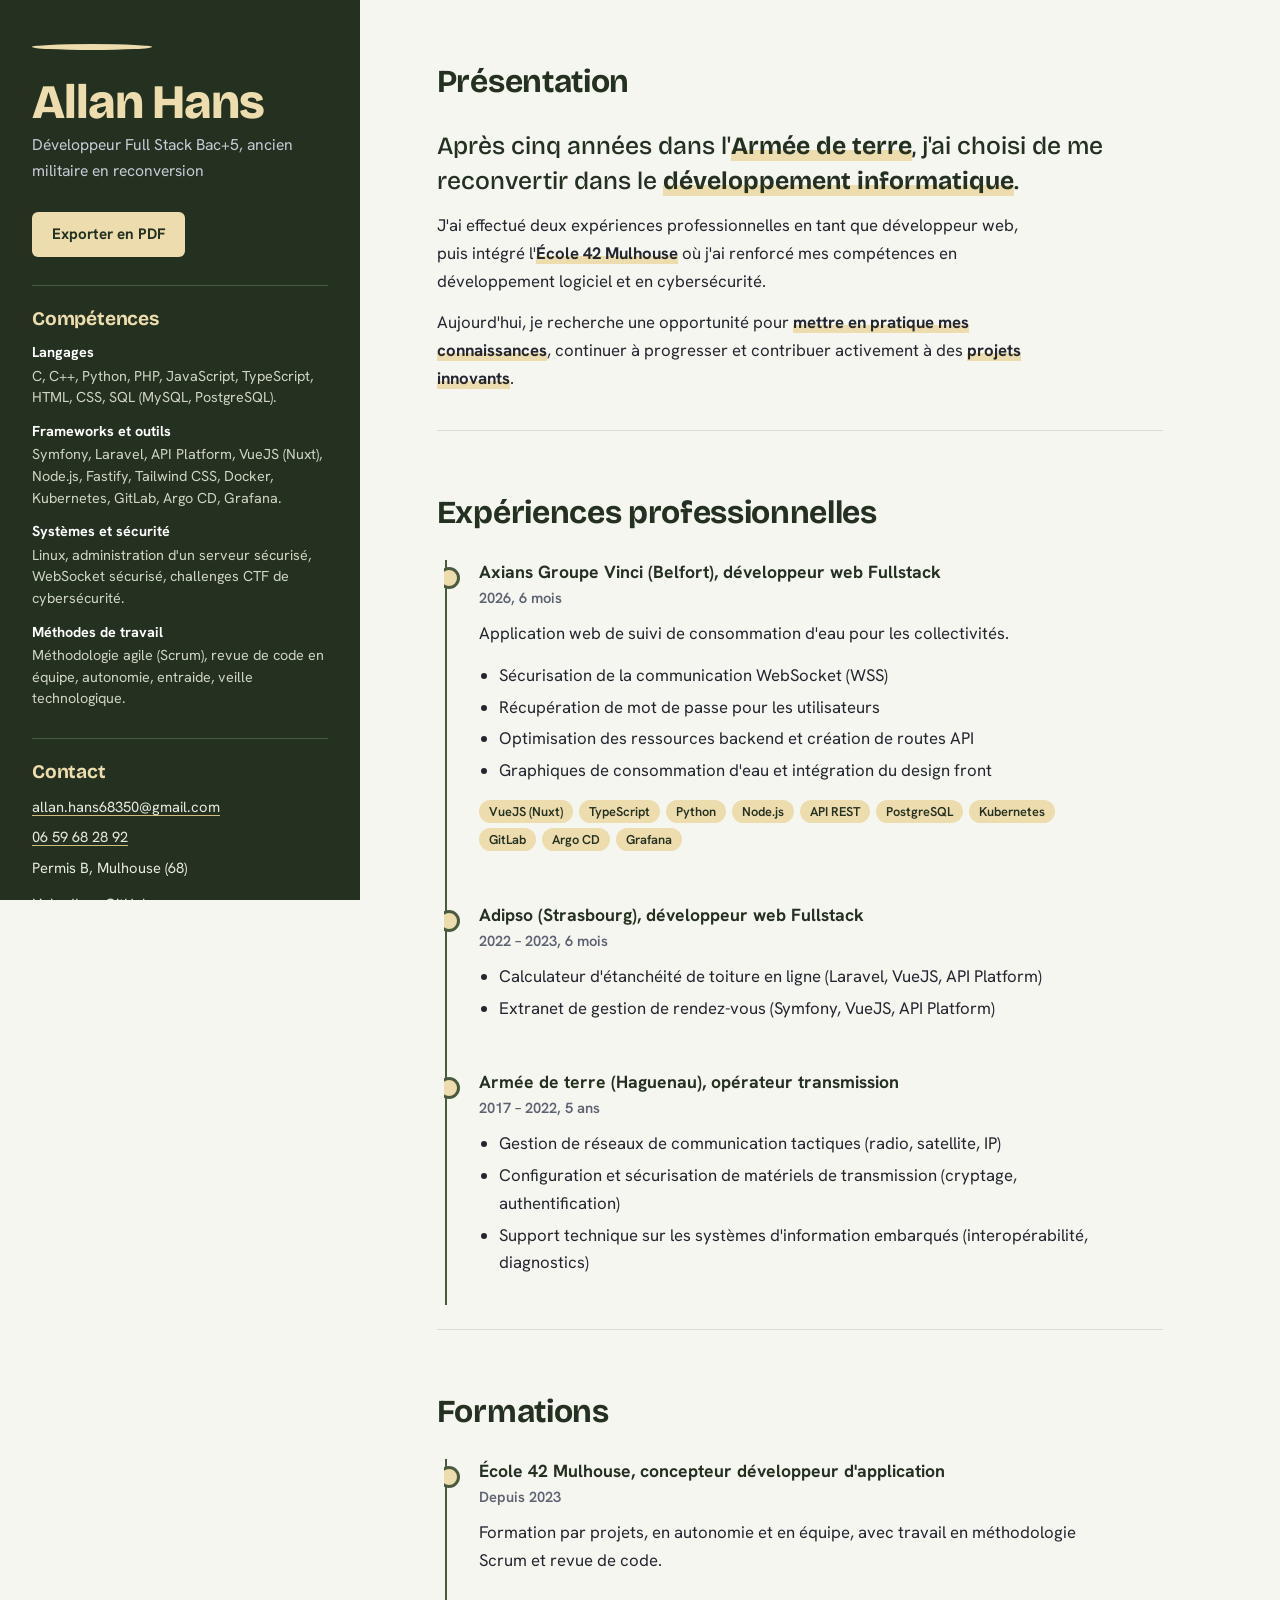
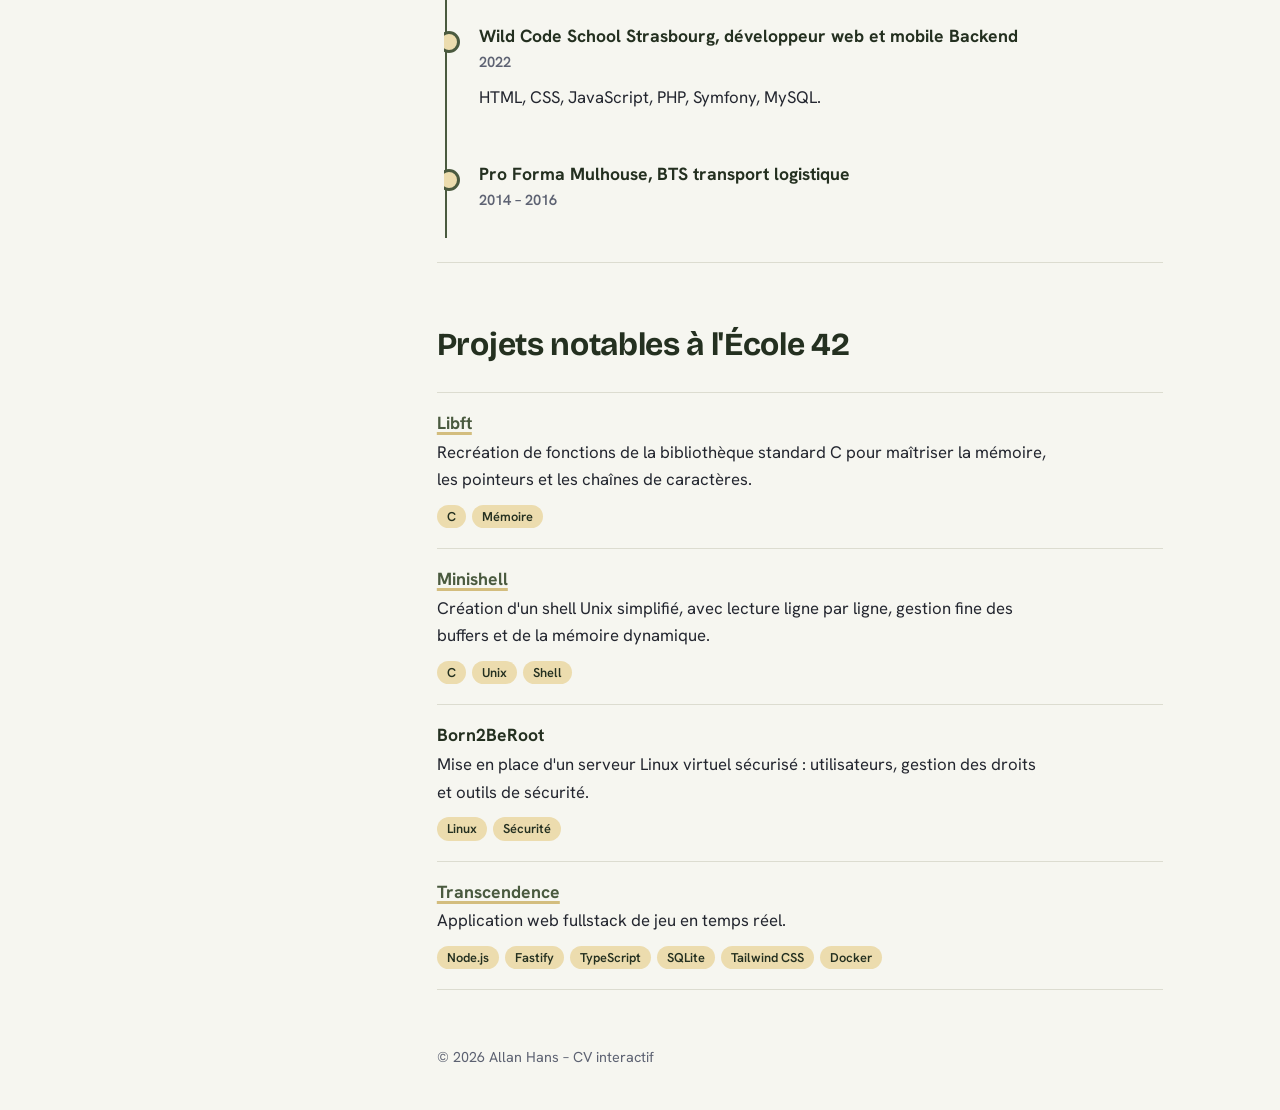
<file: site/index.html>
<!DOCTYPE html>
<html lang="fr">
<head>
  <meta charset="UTF-8">
  <meta name="viewport" content="width=device-width, initial-scale=1.0">
  <title>CV interactif – Allan Hans</title>
  <link rel="preconnect" href="https://fonts.googleapis.com">
  <link rel="preconnect" href="https://fonts.gstatic.com" crossorigin>
  <link href="https://fonts.googleapis.com/css2?family=Bricolage+Grotesque:opsz,wght@12..96,500;12..96,700;12..96,800&family=Hanken+Grotesk:wght@400;500;600;700&display=swap" rel="stylesheet">
  <link rel="stylesheet" href="index.css">
</head>
<body>

<header>
  <div class="profile-pic">
    <img src="images/ahans.jpg" alt="Photo de profil d'Allan Hans">
  </div>
  <div>
    <h1>Allan Hans</h1>
    <p class="role">Développeur Full Stack Bac+5, ancien militaire en reconversion</p>
  </div>

  <button type="button" class="btn" id="pdf-btn">Exporter en PDF</button>
  <div class="side-block">
    <h2>Compétences</h2>
    <dl>
      <dt>Langages</dt>
      <dd>C, C++, Python, PHP, JavaScript, TypeScript, HTML, CSS, SQL (MySQL, PostgreSQL).</dd>
      <dt>Frameworks et outils</dt>
      <dd>Symfony, Laravel, API Platform, VueJS (Nuxt), Node.js, Fastify, Tailwind CSS, Docker, Kubernetes, GitLab, Argo CD, Grafana.</dd>
      <dt>Systèmes et sécurité</dt>
      <dd>Linux, administration d'un serveur sécurisé, WebSocket sécurisé, challenges CTF de cybersécurité.</dd>
      <dt>Méthodes de travail</dt>
      <dd>Méthodologie agile (Scrum), revue de code en équipe, autonomie, entraide, veille technologique.</dd>
    </dl>
  </div>
  <div class="side-block">
    <h2>Contact</h2>
    <p><a href="mailto:allan.hans68350@gmail.com">allan.hans68350@gmail.com</a></p>
    <p><a href="tel:+33659682892">06 59 68 28 92</a></p>
    <p>Permis B, Mulhouse (68)</p>
    <p class="links">
      <a href="https://www.linkedin.com/in/allan-hans-0a88a3214" target="_blank" rel="noopener">LinkedIn</a>
      <a href="https://github.com/allan-boop" target="_blank" rel="noopener">GitHub</a>
    </p>
  </div>
</header>

<main>

<section id="presentation" class="presentation">
  <h2>Présentation</h2>
  <p>
    Après cinq années dans l'<strong>Armée de terre</strong>, j'ai choisi de me reconvertir dans le <strong>développement informatique</strong>.
  </p>
  <p>
    J'ai effectué deux expériences professionnelles en tant que développeur web, puis intégré l'<strong>École 42 Mulhouse</strong> où j'ai renforcé mes compétences en développement logiciel et en cybersécurité.
  </p>
  <p>
    Aujourd'hui, je recherche une opportunité pour <strong>mettre en pratique mes connaissances</strong>, continuer à progresser et contribuer activement à des <strong>projets innovants</strong>.
  </p>
</section>

<section id="experience">
  <h2>Expériences professionnelles</h2>
  <div class="timeline">

    <div class="timeline-item">
      <h3>Axians Groupe Vinci (Belfort), développeur web Fullstack</h3>
      <span class="date">2026, 6 mois</span>
      <p>Application web de suivi de consommation d'eau pour les collectivités.</p>
      <ul>
        <li>Sécurisation de la communication WebSocket (WSS)</li>
        <li>Récupération de mot de passe pour les utilisateurs</li>
        <li>Optimisation des ressources backend et création de routes API</li>
        <li>Graphiques de consommation d'eau et intégration du design front</li>
      </ul>
      <p>
        <span class="badge">VueJS (Nuxt)</span><span class="badge">TypeScript</span><span class="badge">Python</span><span class="badge">Node.js</span><span class="badge">API REST</span><span class="badge">PostgreSQL</span><span class="badge">Kubernetes</span><span class="badge">GitLab</span><span class="badge">Argo CD</span><span class="badge">Grafana</span>
      </p>
    </div>

    <div class="timeline-item">
      <h3>Adipso (Strasbourg), développeur web Fullstack</h3>
      <span class="date">2022 – 2023, 6 mois</span>
      <ul>
        <li>Calculateur d'étanchéité de toiture en ligne (Laravel, VueJS, API Platform)</li>
        <li>Extranet de gestion de rendez-vous (Symfony, VueJS, API Platform)</li>
      </ul>
    </div>

    <div class="timeline-item">
      <h3>Armée de terre (Haguenau), opérateur transmission</h3>
      <span class="date">2017 – 2022, 5 ans</span>
      <ul>
        <li>Gestion de réseaux de communication tactiques (radio, satellite, IP)</li>
        <li>Configuration et sécurisation de matériels de transmission (cryptage, authentification)</li>
        <li>Support technique sur les systèmes d'information embarqués (interopérabilité, diagnostics)</li>
      </ul>
    </div>

  </div>
</section>

<section id="formations">
  <h2>Formations</h2>
  <div class="timeline">
    <div class="timeline-item">
      <h3>École 42 Mulhouse, concepteur développeur d'application</h3>
      <span class="date">Depuis 2023</span>
      <p>Formation par projets, en autonomie et en équipe, avec travail en méthodologie Scrum et revue de code.</p>
    </div>
    <div class="timeline-item">
      <h3>Wild Code School Strasbourg, développeur web et mobile Backend</h3>
      <span class="date">2022</span>
      <p>HTML, CSS, JavaScript, PHP, Symfony, MySQL.</p>
    </div>
    <div class="timeline-item">
      <h3>Pro Forma Mulhouse, BTS transport logistique</h3>
      <span class="date">2014 – 2016</span>
    </div>
  </div>
</section>

<section id="projets" class="projects">
  <h2>Projets notables à l'École 42</h2>
  <div class="projects-cards">

    <div class="project-info">
      <h3><a href="https://github.com/allan-boop/libft" target="_blank" rel="noopener">Libft</a></h3>
      <p>Recréation de fonctions de la bibliothèque standard C pour maîtriser la mémoire, les pointeurs et les chaînes de caractères.</p>
      <span class="badge">C</span><span class="badge">Mémoire</span>
    </div>

    <div class="project-info">
      <h3><a href="https://github.com/allan-boop/minishell" target="_blank" rel="noopener">Minishell</a></h3>
      <p>Création d'un shell Unix simplifié, avec lecture ligne par ligne, gestion fine des buffers et de la mémoire dynamique.</p>
      <span class="badge">C</span><span class="badge">Unix</span><span class="badge">Shell</span>
    </div>

    <div class="project-info">
      <h3>Born2BeRoot</h3>
      <p>Mise en place d'un serveur Linux virtuel sécurisé : utilisateurs, gestion des droits et outils de sécurité.</p>
      <span class="badge">Linux</span><span class="badge">Sécurité</span>
    </div>

    <div class="project-info">
      <h3><a href="https://github.com/allan-boop/ft_transcendance" target="_blank" rel="noopener">Transcendence</a></h3>
      <p>Application web fullstack de jeu en temps réel.</p>
      <span class="badge">Node.js</span><span class="badge">Fastify</span><span class="badge">TypeScript</span><span class="badge">SQLite</span><span class="badge">Tailwind CSS</span><span class="badge">Docker</span>
    </div>

  </div>
</section>

</main>

<footer>
  <p>&copy; 2026 Allan Hans – CV interactif</p>
</footer>

<script>
  document.getElementById('pdf-btn').addEventListener('click', function () { window.print(); });
</script>

</body>
</html>
</file>
<file: site/index.css>
/* Palette kaki et sable : clin d'œil aux années dans l'Armée de terre */
:root {
  --slate: #4a5a3f;
  --slate-dark: #243020;
  --peach: #ecdcae;
  --peach-dark: #d3bd7e;
  --paper: #f6f6f0;
  --ink: #23262f;
  --muted: #5d6272;
  --line: #dcdcd0;
  --side: 360px;
}

* { box-sizing: border-box; }
html { scroll-behavior: smooth; }

body {
  margin: 0;
  display: grid;
  grid-template-columns: var(--side) minmax(0, 1fr);
  font-family: 'Hanken Grotesk', 'Segoe UI', sans-serif;
  font-size: 1.05rem;
  line-height: 1.65;
  color: var(--ink);
  background: var(--paper);
}

a { color: var(--slate); }
a:focus-visible { outline: 3px solid var(--peach-dark); outline-offset: 3px; border-radius: 3px; }

/* Colonne latérale */
header {
  position: sticky;
  top: 0;
  height: 100vh;
  overflow-y: auto;
  display: flex;
  flex-direction: column;
  gap: 28px;
  padding: 44px 32px;
  background: var(--slate-dark);
  color: #e8ebe0;
}

.profile-pic {
  width: 120px;
  height: 120px;
  border-radius: 50%;
  overflow: hidden;
  border: 3px solid var(--peach);
}
.profile-pic img { width: 100%; height: 100%; object-fit: cover; display: block; }

header h1 {
  margin: 0 0 6px;
  font-family: 'Bricolage Grotesque', 'Hanken Grotesk', sans-serif;
  font-weight: 800;
  font-size: 3rem;
  line-height: 1;
  letter-spacing: -0.02em;
  color: var(--peach);
}
header .role { margin: 0; font-size: 0.98rem; color: #c9ccd8; }

header a:focus-visible { outline-color: var(--peach); }

/* Bouton d'export PDF */
.btn {
  align-self: flex-start;
  padding: 10px 20px;
  border: 0;
  border-radius: 6px;
  background: var(--peach);
  color: var(--slate-dark);
  font: inherit;
  font-weight: 700;
  font-size: 0.95rem;
  cursor: pointer;
}
.btn:hover { background: var(--peach-dark); }
.btn:focus-visible { outline: 3px solid #fff; outline-offset: 3px; }

/* Blocs du bandeau : compétences et contact */
.side-block { padding-top: 22px; border-top: 1px solid #4b5a42; }
.side-block h2 { margin: 0 0 12px; font-size: 1.2rem; color: var(--peach); }
.side-block dl { margin: 0; font-size: 0.9rem; line-height: 1.5; }
.side-block dt { margin-top: 12px; font-weight: 700; color: #fff; }
.side-block dd { margin: 2px 0 0; color: #cfd4c4; }
.side-block p { margin: 0 0 6px; font-size: 0.92rem; }
.side-block a { color: #e8ebe0; text-decoration-color: var(--peach-dark); text-underline-offset: 3px; }
.side-block a:hover { color: var(--peach); }
.side-block .links { display: flex; gap: 18px; margin-top: 12px; }

/* Contenu */
main { padding: 0 clamp(24px, 6vw, 80px); max-width: 880px; }

section { padding: 64px 0 24px; scroll-margin-top: 0; }
section + section { border-top: 1px solid var(--line); }

h2 {
  margin: 0 0 28px;
  font-family: 'Bricolage Grotesque', 'Hanken Grotesk', sans-serif;
  font-weight: 700;
  font-size: 2rem;
  line-height: 1.15;
  letter-spacing: -0.01em;
  color: var(--slate-dark);
}
h3 { margin: 0; font-size: 1.1rem; line-height: 1.35; color: var(--slate-dark); }
p { margin: 0 0 14px; max-width: 68ch; }

/* Présentation : texte d'ouverture plus grand */
.presentation p:first-of-type {
  font-family: 'Bricolage Grotesque', sans-serif;
  font-size: 1.55rem;
  line-height: 1.4;
  font-weight: 500;
  color: var(--slate-dark);
}
.presentation strong { font-weight: 700; background: linear-gradient(transparent 62%, var(--peach) 62%); }

/* Expériences et formations : fil continu */
.timeline { position: relative; margin-left: 8px; padding-left: 32px; border-left: 2px solid var(--slate); }
.timeline-item { position: relative; padding-bottom: 36px; }
.timeline-item:last-child { padding-bottom: 16px; }
.timeline-item::before {
  content: "";
  position: absolute;
  left: -41px;
  top: 7px;
  width: 16px;
  height: 16px;
  border-radius: 50%;
  background: var(--peach);
  border: 3px solid var(--slate);
}
.date { display: block; margin: 2px 0 10px; font-size: 0.92rem; font-weight: 600; color: var(--muted); }
.timeline-item ul { margin: 0 0 12px; padding-left: 20px; max-width: 68ch; }
.timeline-item li { margin-bottom: 4px; }

.badge {
  display: inline-block;
  margin: 2px 6px 2px 0;
  padding: 1px 10px;
  border-radius: 999px;
  background: var(--peach);
  color: var(--slate-dark);
  font-size: 0.8rem;
  font-weight: 600;
}

/* Projets : liste simple */
.projects-cards > div { padding: 18px 0; border-top: 1px solid var(--line); }
.projects-cards > div:last-child { border-bottom: 1px solid var(--line); }
.project-info p { margin: 4px 0 8px; }
.project-info h3 a { text-decoration-color: var(--peach-dark); text-decoration-thickness: 3px; text-underline-offset: 3px; }
.project-info h3 a:hover { text-decoration-color: var(--slate); }

footer { grid-column: 2; padding: 32px clamp(24px, 6vw, 80px) 40px; color: var(--muted); font-size: 0.9rem; }
footer p { margin: 0; }

/* Une seule animation : le fil se déroule au chargement */
.timeline { animation: draw 1s ease-out both; clip-path: inset(0 0 0 0); }
@keyframes draw { from { clip-path: inset(0 0 100% 0); } to { clip-path: inset(0 0 0 0); } }
@media (prefers-reduced-motion: reduce) {
  html { scroll-behavior: auto; }
  .timeline { animation: none; }
}

/* Tablette et mobile : la colonne passe en bandeau */
@media (max-width: 860px) {
  body { display: block; }
  header { position: static; height: auto; padding: 32px 24px; gap: 20px; }
  header h1 { font-size: 2.4rem; }
  footer { padding-left: 24px; }
  .presentation p:first-of-type { font-size: 1.3rem; }
}

/* Impression : "Enregistrer en PDF" dans la fenêtre d'impression produit le CV */
@media print {
  @page { size: A4; margin: 0; }
  html { font-size: 13px; }
  * { -webkit-print-color-adjust: exact; print-color-adjust: exact; }
  body {
    display: grid;
    grid-template-columns: 31% minmax(0, 1fr);
    /* la couleur du bandeau se prolonge sur chaque page */
    background: linear-gradient(to right, var(--slate-dark) 31%, var(--paper) 31%);
  }
  header { position: static; height: auto; padding: 28px 22px; }
  header h1 { font-size: 2.2rem; }
  .btn, footer { display: none; }
  main { padding: 0 32px; max-width: none; }
  section { padding-top: 36px; }
  .timeline { animation: none; }
  .timeline-item, .project-info { break-inside: avoid; }
  h2 { break-after: avoid; }
}
</file>
